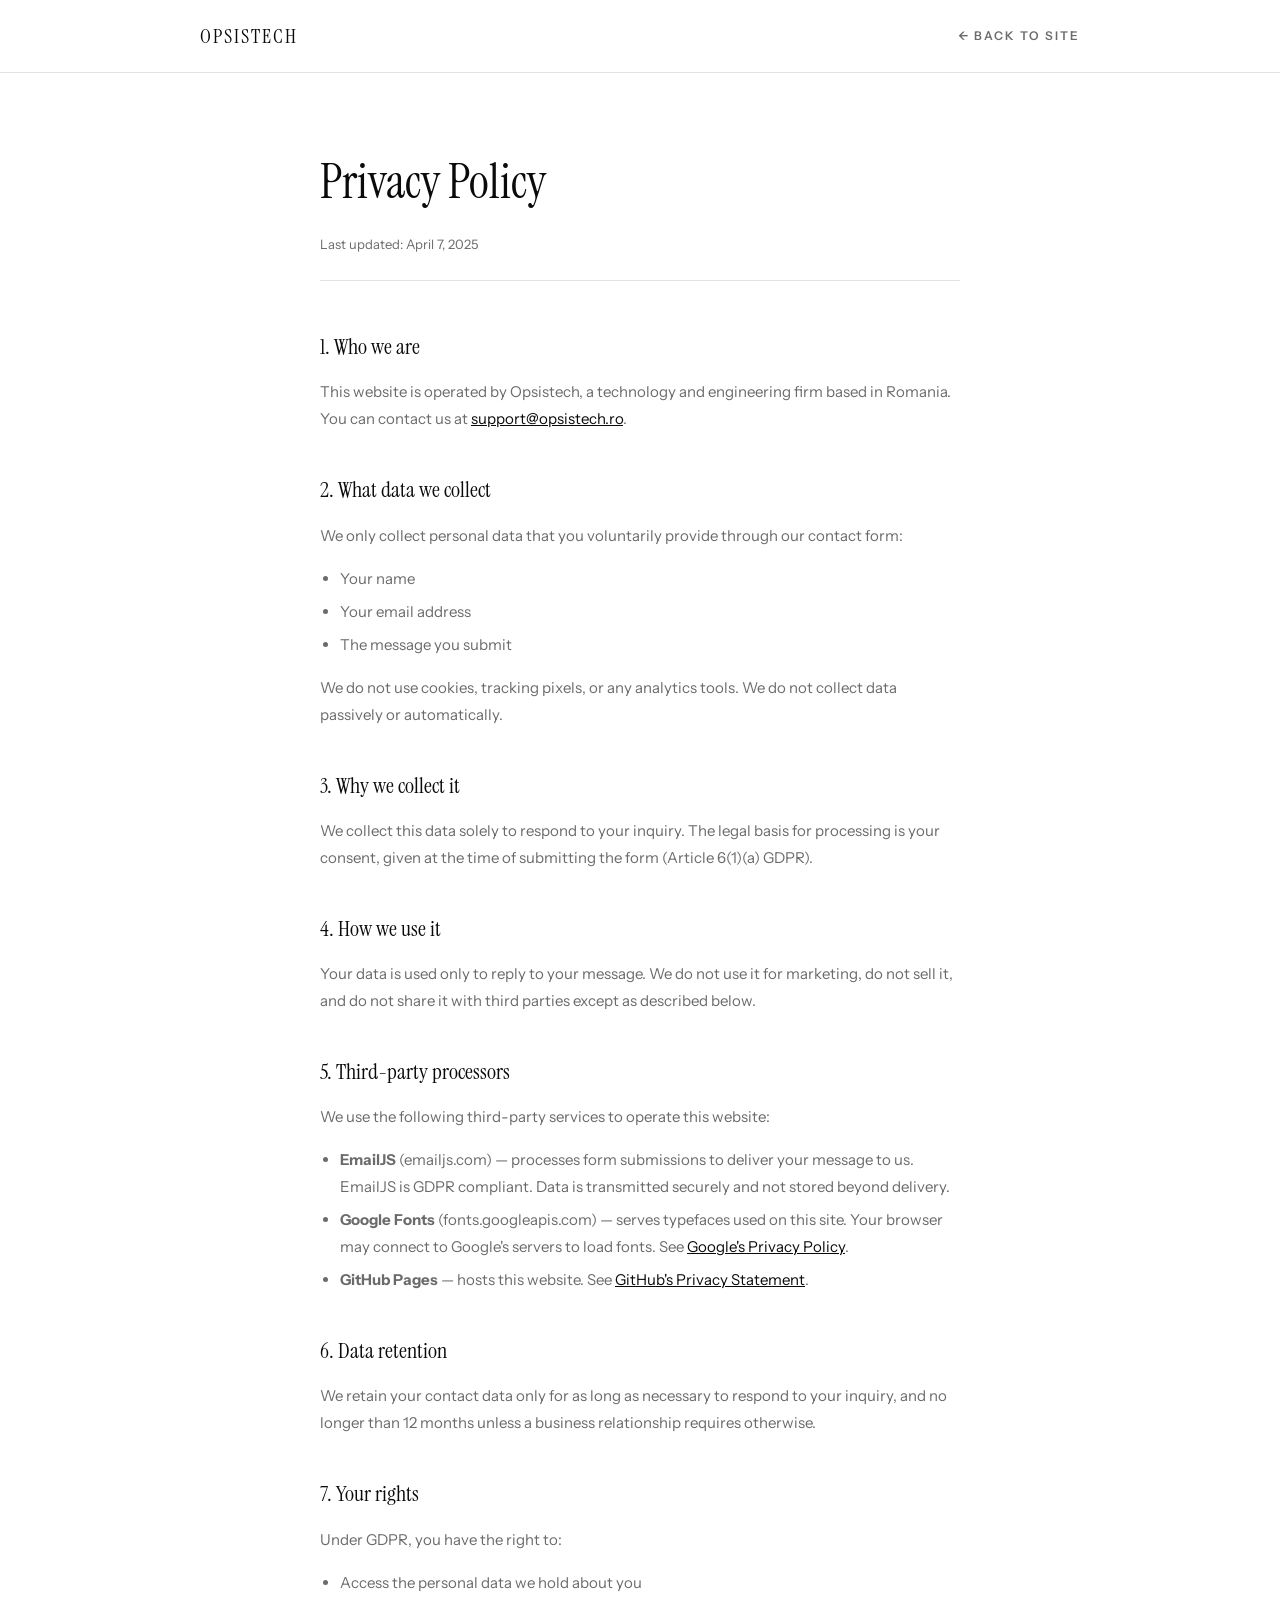
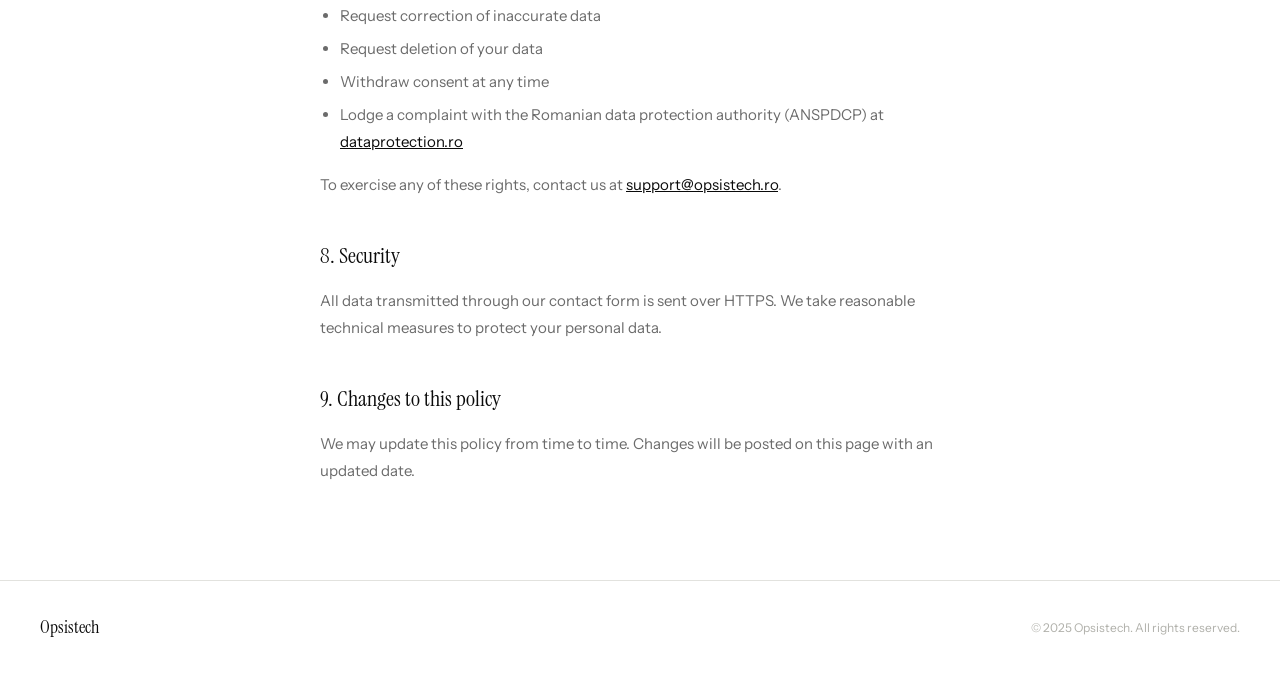
<file: privacy.html>
<!DOCTYPE html>
<html lang="en">
<head>
<meta charset="UTF-8">
<meta name="viewport" content="width=device-width, initial-scale=1.0">
<title>Privacy Policy — Opsistech</title>
<link href="https://fonts.googleapis.com/css2?family=Instrument+Serif:ital@0;1&family=Instrument+Sans:wght@400;500;600&display=swap" rel="stylesheet">
<style>
*, *::before, *::after { box-sizing: border-box; margin: 0; padding: 0; }
:root {
  --black: #0a0a0a;
  --white: #ffffff;
  --gray:  #f4f4f2;
  --mid:   #6b6b6b;
  --line:  #e2e2de;
}
html { scroll-behavior: smooth; }
body { font-family: "Instrument Sans", sans-serif; color: var(--black); background: var(--white); font-size: 16px; line-height: 1.6; }
header { background: var(--white); box-shadow: 0 1px 0 var(--line); }
.header-inner { max-width: 960px; margin: 0 auto; padding: 20px 40px; display: flex; justify-content: space-between; align-items: center; }
.header-brand { font-family: "Instrument Serif", serif; font-size: 20px; color: var(--black); text-decoration: none; letter-spacing: 2px; }
.header-back { font-size: 12px; font-weight: 600; letter-spacing: 2px; text-transform: uppercase; color: var(--mid); text-decoration: none; }
.header-back:hover { color: var(--black); }
.page-wrap { max-width: 720px; margin: 0 auto; padding: 72px 40px 96px; }
h1 { font-family: "Instrument Serif", serif; font-size: clamp(32px, 4vw, 48px); font-weight: 400; color: var(--black); margin-bottom: 12px; }
.updated { font-size: 13px; color: var(--mid); margin-bottom: 48px; padding-bottom: 24px; border-bottom: 1px solid var(--line); }
h2 { font-family: "Instrument Serif", serif; font-size: 22px; font-weight: 400; color: var(--black); margin: 40px 0 14px; }
p { font-size: 15px; color: var(--mid); line-height: 1.8; margin-bottom: 16px; }
p:last-child { margin-bottom: 0; }
ul { margin: 0 0 16px 20px; }
ul li { font-size: 15px; color: var(--mid); line-height: 1.8; margin-bottom: 6px; }
a { color: var(--black); }
a:hover { color: var(--mid); }
footer { border-top: 1px solid var(--line); padding: 32px 40px; display: flex; justify-content: space-between; align-items: center; flex-wrap: wrap; gap: 16px; }
.f-brand { font-family: "Instrument Serif", serif; font-size: 18px; color: var(--black); }
.f-copy { font-size: 12px; color: #b0b0aa; }
@media (max-width: 600px) {
  .page-wrap { padding: 48px 24px 72px; }
  .header-inner { padding: 16px 24px; }
  footer { padding: 24px; flex-direction: column; align-items: flex-start; }
}
</style>
</head>
<body>

<header>
  <div class="header-inner">
    <a href="index.html" class="header-brand">OPSISTECH</a>
    <a href="index.html" class="header-back">← Back to site</a>
  </div>
</header>

<div class="page-wrap">
  <h1>Privacy Policy</h1>
  <p class="updated">Last updated: April 7, 2025</p>

  <h2>1. Who we are</h2>
  <p>This website is operated by Opsistech, a technology and engineering firm based in Romania. You can contact us at <a href="mailto:support@opsistech.ro">support@opsistech.ro</a>.</p>

  <h2>2. What data we collect</h2>
  <p>We only collect personal data that you voluntarily provide through our contact form:</p>
  <ul>
    <li>Your name</li>
    <li>Your email address</li>
    <li>The message you submit</li>
  </ul>
  <p>We do not use cookies, tracking pixels, or any analytics tools. We do not collect data passively or automatically.</p>

  <h2>3. Why we collect it</h2>
  <p>We collect this data solely to respond to your inquiry. The legal basis for processing is your consent, given at the time of submitting the form (Article 6(1)(a) GDPR).</p>

  <h2>4. How we use it</h2>
  <p>Your data is used only to reply to your message. We do not use it for marketing, do not sell it, and do not share it with third parties except as described below.</p>

  <h2>5. Third-party processors</h2>
  <p>We use the following third-party services to operate this website:</p>
  <ul>
    <li><strong>EmailJS</strong> (emailjs.com) — processes form submissions to deliver your message to us. EmailJS is GDPR compliant. Data is transmitted securely and not stored beyond delivery.</li>
    <li><strong>Google Fonts</strong> (fonts.googleapis.com) — serves typefaces used on this site. Your browser may connect to Google's servers to load fonts. See <a href="https://policies.google.com/privacy" target="_blank" rel="noopener">Google's Privacy Policy</a>.</li>
    <li><strong>GitHub Pages</strong> — hosts this website. See <a href="https://docs.github.com/en/site-policy/privacy-policies/github-general-privacy-statement" target="_blank" rel="noopener">GitHub's Privacy Statement</a>.</li>
  </ul>

  <h2>6. Data retention</h2>
  <p>We retain your contact data only for as long as necessary to respond to your inquiry, and no longer than 12 months unless a business relationship requires otherwise.</p>

  <h2>7. Your rights</h2>
  <p>Under GDPR, you have the right to:</p>
  <ul>
    <li>Access the personal data we hold about you</li>
    <li>Request correction of inaccurate data</li>
    <li>Request deletion of your data</li>
    <li>Withdraw consent at any time</li>
    <li>Lodge a complaint with the Romanian data protection authority (ANSPDCP) at <a href="https://www.dataprotection.ro" target="_blank" rel="noopener">dataprotection.ro</a></li>
  </ul>
  <p>To exercise any of these rights, contact us at <a href="mailto:support@opsistech.ro">support@opsistech.ro</a>.</p>

  <h2>8. Security</h2>
  <p>All data transmitted through our contact form is sent over HTTPS. We take reasonable technical measures to protect your personal data.</p>

  <h2>9. Changes to this policy</h2>
  <p>We may update this policy from time to time. Changes will be posted on this page with an updated date.</p>
</div>

<footer>
  <div class="f-brand">Opsistech</div>
  <div class="f-copy">&copy; 2025 Opsistech. All rights reserved.</div>
</footer>

</body>
</html>
</file>
